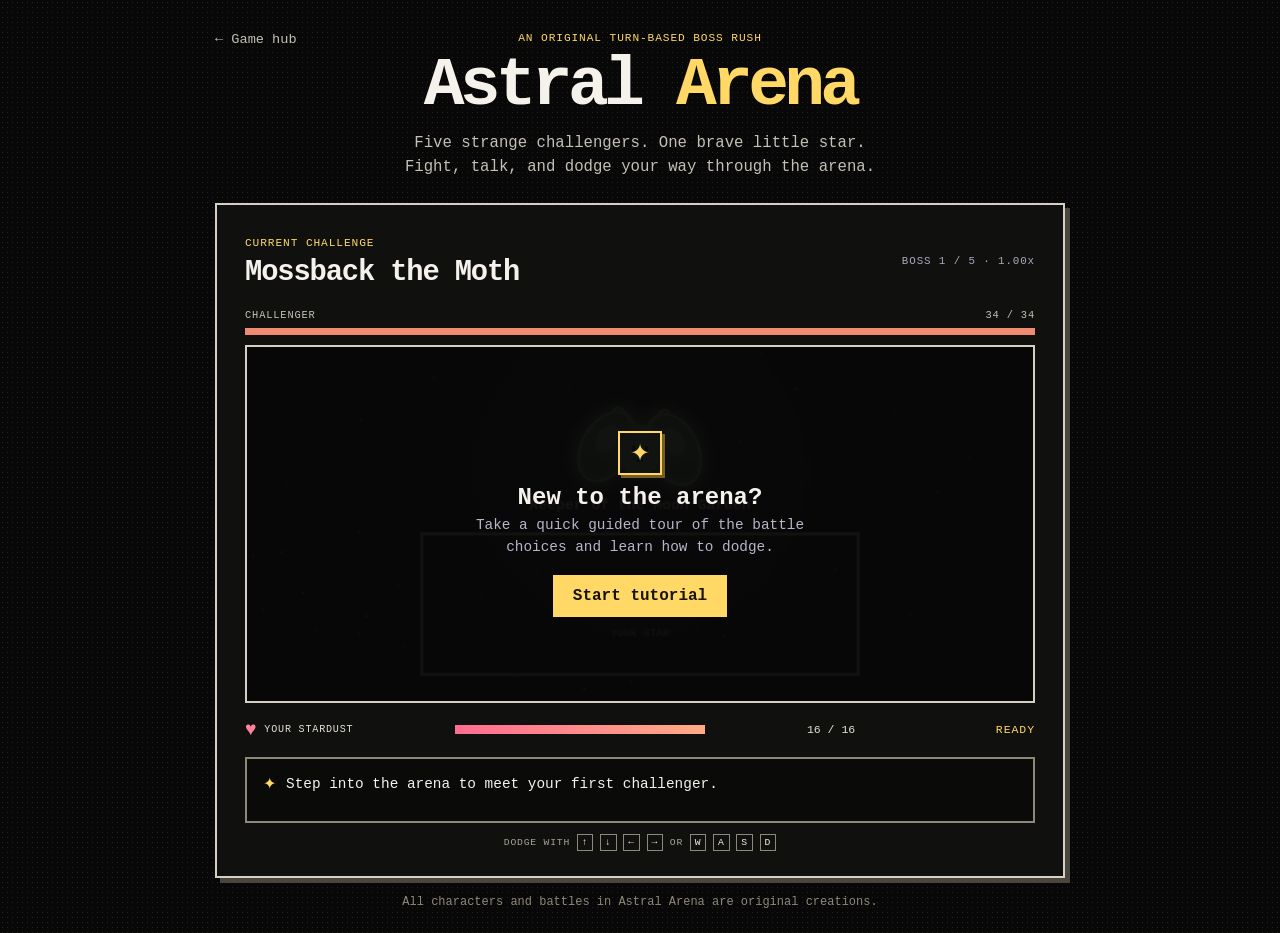
<file: boss-rush.html>
<!DOCTYPE html>
<html lang="en">
<head>
  <meta charset="UTF-8">
  <meta name="viewport" content="width=device-width, initial-scale=1.0">
  <meta name="theme-color" content="#080808">
  <title>Astral Arena: Boss Rush</title>
  <link rel="stylesheet" href="boss-rush.css">
</head>
<body>
  <main class="game-shell">
    <header class="page-header">
      <a class="back-link" href="index.html">← Game hub</a>
      <p class="eyebrow">AN ORIGINAL TURN-BASED BOSS RUSH</p>
      <h1>Astral <span>Arena</span></h1>
      <p class="intro">Five strange challengers. One brave little star. Fight, talk, and dodge your way through the arena.</p>
    </header>

    <section class="game-panel" aria-label="Astral Arena game">
      <div class="arena-heading">
        <div>
          <span class="eyebrow">CURRENT CHALLENGE</span>
          <h2 id="boss-name">Ready when you are</h2>
        </div>
        <p id="boss-count" class="boss-count">5 BOSSES</p>
      </div>

      <div class="boss-health" aria-label="Boss health">
        <div class="health-label"><span>CHALLENGER</span><span id="boss-hp-label">—</span></div>
        <div class="health-track"><div id="boss-hp-bar" class="health-fill boss-fill"></div></div>
      </div>

      <div class="canvas-wrap">
        <canvas id="arena" width="800" height="360" aria-label="Boss arena. Dodge incoming stars with the arrow or WASD keys."></canvas>
        <div id="start-screen" class="start-screen">
          <div class="start-orbit" aria-hidden="true">✦</div>
          <h3>New to the arena?</h3>
          <p>Take a quick guided tour of the battle choices and learn how to dodge.</p>
          <button id="start-button" class="primary-button">Start tutorial</button>
        </div>
        <div id="tutorial-screen" class="tutorial-screen" hidden>
          <div class="tutorial-topline">
            <span class="eyebrow">ARENA FIELD GUIDE</span>
            <span id="tutorial-progress" class="tutorial-progress">1 / 4</span>
          </div>
          <div class="tutorial-symbol" aria-hidden="true">✦</div>
          <h3 id="tutorial-title">A turn has two parts</h3>
          <p id="tutorial-copy"></p>
          <div id="tutorial-example" class="tutorial-example"></div>
          <div class="tutorial-buttons">
            <button id="tutorial-back" class="secondary-button" type="button">Back</button>
            <button id="tutorial-next" class="primary-button" type="button">Next</button>
          </div>
          <button id="tutorial-skip" class="tutorial-skip" type="button">Skip tutorial</button>
        </div>
      </div>

      <div class="player-status">
        <div class="player-label"><span class="player-icon" aria-hidden="true">♥</span><span>YOUR STARDUST</span></div>
        <div class="player-health-track"><div id="player-hp-bar" class="health-fill player-fill"></div></div>
        <span id="player-hp-label" class="player-hp-label">16 / 16</span>
        <span id="turn-label" class="turn-label">READY</span>
      </div>

      <div class="battle-log" aria-live="polite">
        <span class="log-star" aria-hidden="true">✦</span>
        <p id="battle-message">Step into the arena to meet your first challenger.</p>
      </div>
      <div id="action-menu" class="action-menu" aria-label="Battle actions"></div>
      <p class="controls-hint">DODGE WITH <kbd>↑</kbd> <kbd>↓</kbd> <kbd>←</kbd> <kbd>→</kbd> OR <kbd>W</kbd> <kbd>A</kbd> <kbd>S</kbd> <kbd>D</kbd></p>
    </section>

    <footer>All characters and battles in Astral Arena are original creations.</footer>
  </main>
  <script src="RANDOMGAME.js"></script>
</body>
</html>
</file>
<file: boss-rush.css>
:root {
  color-scheme: dark;
  font-family: "Courier New", monospace;
  background: #080808;
  color: #f5f2eb;
  font-synthesis: none;
}

* {
  box-sizing: border-box;
}

body {
  min-width: 320px;
  min-height: 100vh;
  margin: 0;
  padding: 32px 18px 24px;
  background-color: #080808;
  background-image: radial-gradient(#26231d 0.7px, transparent 0.7px);
  background-size: 5px 5px;
}

button {
  font: inherit;
}

.game-shell {
  width: min(100%, 850px);
  margin: 0 auto;
}

.page-header {
  position: relative;
  margin: 0 auto 24px;
  text-align: center;
}

.back-link {
  position: absolute;
  top: 0;
  left: 0;
  color: #c4c0b5;
  font-size: 0.85rem;
  text-decoration: none;
}

.back-link:hover {
  color: #fff4d1;
}

.eyebrow,
.boss-count,
.health-label,
.player-label,
.turn-label,
.controls-hint {
  font-family: "Courier New", monospace;
  letter-spacing: 0.08em;
}

.eyebrow {
  margin: 0;
  color: #ffd866;
  font-size: 0.7rem;
}

.page-header h1 {
  margin: 8px 0 4px;
  font-size: clamp(2.4rem, 8vw, 4.25rem);
  line-height: 1;
  letter-spacing: -0.07em;
}

.page-header h1 span {
  color: #ffd866;
}

.intro {
  max-width: 500px;
  margin: 12px auto 0;
  color: #c4c0b5;
  font-size: 0.98rem;
  line-height: 1.5;
}

.game-panel {
  overflow: hidden;
  padding: clamp(16px, 4vw, 28px);
  border: 2px solid #d5d0c3;
  border-radius: 0;
  background: #10100f;
  box-shadow: 5px 5px 0 #4b463d;
}

.arena-heading,
.health-label,
.player-status {
  display: flex;
  align-items: center;
  justify-content: space-between;
}

.arena-heading {
  margin-bottom: 20px;
}

.arena-heading h2 {
  margin: 5px 0 0;
  font-size: clamp(1.35rem, 4vw, 1.8rem);
  letter-spacing: -0.04em;
}

.boss-count {
  color: #aaa9bd;
  font-size: 0.68rem;
}

.boss-health {
  margin-bottom: 10px;
}

.health-label {
  margin-bottom: 7px;
  color: #c4c0b5;
  font-size: 0.65rem;
}

.health-track,
.player-health-track {
  overflow: hidden;
  height: 7px;
  border-radius: 0;
  background: #36332e;
}

.health-fill {
  width: 100%;
  height: 100%;
  border-radius: 0;
  transition: width 180ms ease;
}

.boss-fill {
  background: #f08a72;
}

.canvas-wrap {
  position: relative;
  overflow: hidden;
  width: 100%;
  border: 2px solid #d5d0c3;
  border-radius: 0;
  background: #080808;
}

#arena {
  display: block;
  width: 100%;
  height: auto;
  aspect-ratio: 20 / 9;
}

.start-screen {
  position: absolute;
  inset: 0;
  display: flex;
  flex-direction: column;
  align-items: center;
  justify-content: center;
  padding: 20px;
  background: rgba(8, 8, 8, 0.95);
  text-align: center;
}

.start-screen[hidden],
.tutorial-screen[hidden] {
  display: none;
}

.tutorial-screen {
  position: absolute;
  inset: 0;
  display: flex;
  flex-direction: column;
  align-items: center;
  justify-content: center;
  padding: clamp(14px, 4vw, 26px);
  background: rgba(8, 8, 8, 0.98);
  text-align: center;
}

.tutorial-topline {
  position: absolute;
  top: 16px;
  right: 18px;
  left: 18px;
  display: flex;
  justify-content: space-between;
}

.tutorial-progress {
  color: #c4c0b5;
  font-family: "Courier New", monospace;
  font-size: 0.7rem;
}

.tutorial-symbol {
  display: grid;
  width: 42px;
  height: 42px;
  place-items: center;
  margin-bottom: 5px;
  border: 2px solid #ffd866;
  border-radius: 0;
  color: #ffd866;
  font-size: 1.4rem;
  box-shadow: 3px 3px 0 #765d24;
}

.tutorial-screen h3 {
  margin: 4px 0 6px;
  font-size: clamp(1.12rem, 3.8vw, 1.45rem);
}

.tutorial-screen > p {
  max-width: 430px;
  margin: 0;
  color: #c4c0b5;
  font-size: clamp(0.78rem, 2.4vw, 0.9rem);
  line-height: 1.5;
}

.tutorial-example {
  min-height: 27px;
  margin-top: 10px;
  color: #fff4d1;
  font-size: clamp(0.68rem, 2.2vw, 0.78rem);
  line-height: 1.55;
}

.tutorial-example kbd {
  margin: 0 2px;
}

.tutorial-buttons {
  display: flex;
  justify-content: center;
  gap: 9px;
  margin-top: 12px;
}

.start-orbit {
  display: grid;
  width: 44px;
  height: 44px;
  place-items: center;
  margin-bottom: 7px;
  border: 2px solid #ffd866;
  border-radius: 0;
  color: #ffd866;
  font-size: 1.5rem;
  box-shadow: 3px 3px 0 #765d24;
}

.start-screen h3 {
  margin: 2px 0 4px;
  font-size: clamp(1.2rem, 4vw, 1.5rem);
}

.start-screen p {
  max-width: 390px;
  margin: 0 0 16px;
  color: #b7b5ca;
  font-size: 0.9rem;
  line-height: 1.5;
}

.primary-button,
.action-button {
  cursor: pointer;
  border: 2px solid transparent;
  border-radius: 0;
  transition: background 120ms ease, border-color 120ms ease;
}

.primary-button {
  padding: 10px 18px;
  background: #ffd866;
  color: #17130a;
  font-weight: 700;
}

.secondary-button {
  padding: 9px 16px;
  border: 2px solid #8e8879;
  border-radius: 0;
  background: #1b1a17;
  color: #f5f2eb;
  cursor: pointer;
  font: inherit;
}

.secondary-button:disabled {
  cursor: default;
  opacity: 0.4;
}

.tutorial-skip {
  margin-top: 8px;
  border: 0;
  background: transparent;
  color: #aaa394;
  cursor: pointer;
  font: inherit;
  font-size: 0.72rem;
  text-decoration: underline;
  text-underline-offset: 3px;
}

.primary-button:hover,
.action-button:hover:not(:disabled) {
  filter: brightness(1.15);
}

.player-status {
  gap: 12px;
  margin: 16px 0;
}

.player-label {
  display: flex;
  flex: 0 0 auto;
  align-items: center;
  gap: 7px;
  color: #e6e1d5;
  font-size: 0.63rem;
}

.player-icon {
  color: #ff829e;
  font-size: 1.2rem;
}

.player-health-track {
  flex: 1;
  max-width: 250px;
  height: 9px;
}

.player-fill {
  background: linear-gradient(90deg, #ff6c91, #ffab85);
}

.player-hp-label,
.turn-label {
  flex: 0 0 auto;
  color: #e6e1d5;
  font-size: 0.72rem;
}

.turn-label {
  min-width: 78px;
  color: #ffd866;
  text-align: right;
}

.battle-log {
  display: flex;
  min-height: 66px;
  align-items: flex-start;
  gap: 10px;
  padding: 15px 16px;
  border: 2px solid #8e8879;
  border-radius: 0;
  background: #0a0a09;
}

.log-star {
  color: #ffd866;
}

.battle-log p {
  margin: 0;
  color: #f5f2eb;
  font-size: 0.9rem;
  line-height: 1.5;
}

.action-menu {
  display: grid;
  grid-template-columns: repeat(5, minmax(0, 1fr));
  gap: 9px;
  margin-top: 12px;
}

.action-menu:empty {
  display: none;
}

.action-button {
  min-height: 42px;
  padding: 9px 5px;
  border-color: #8e8879;
  background: #1b1a17;
  color: #f5f2eb;
  font-size: 0.77rem;
  font-weight: 600;
}

.action-button:hover:not(:disabled) {
  border-color: #ffd866;
  background: #302b1d;
}

.action-button:disabled {
  cursor: not-allowed;
  opacity: 0.45;
}

.action-button.accent {
  border-color: #d3a949;
  background: #332b19;
  color: #ffe9a8;
}

.controls-hint {
  margin: 14px 0 0;
  color: #aaa394;
  font-size: 0.61rem;
  text-align: center;
}

kbd {
  padding: 2px 4px;
  border: 1px solid #8e8879;
  border-radius: 0;
  color: #f5f2eb;
  font: inherit;
}

footer {
  margin-top: 17px;
  color: #8e8879;
  font-size: 0.75rem;
  text-align: center;
}

@media (max-width: 540px) {
  body {
    padding: 24px 12px 18px;
  }

  .page-header {
    padding-top: 28px;
  }

  .back-link {
    top: 0;
  }

  .action-menu {
    grid-template-columns: repeat(3, minmax(0, 1fr));
  }

  .player-status {
    flex-wrap: wrap;
    gap: 8px;
  }

  .player-health-track {
    order: 2;
    flex-basis: 100%;
    max-width: none;
  }
}

@media (prefers-reduced-motion: reduce) {
  *,
  *::before,
  *::after {
    scroll-behavior: auto !important;
    transition-duration: 0.01ms !important;
  }
}
</file>
